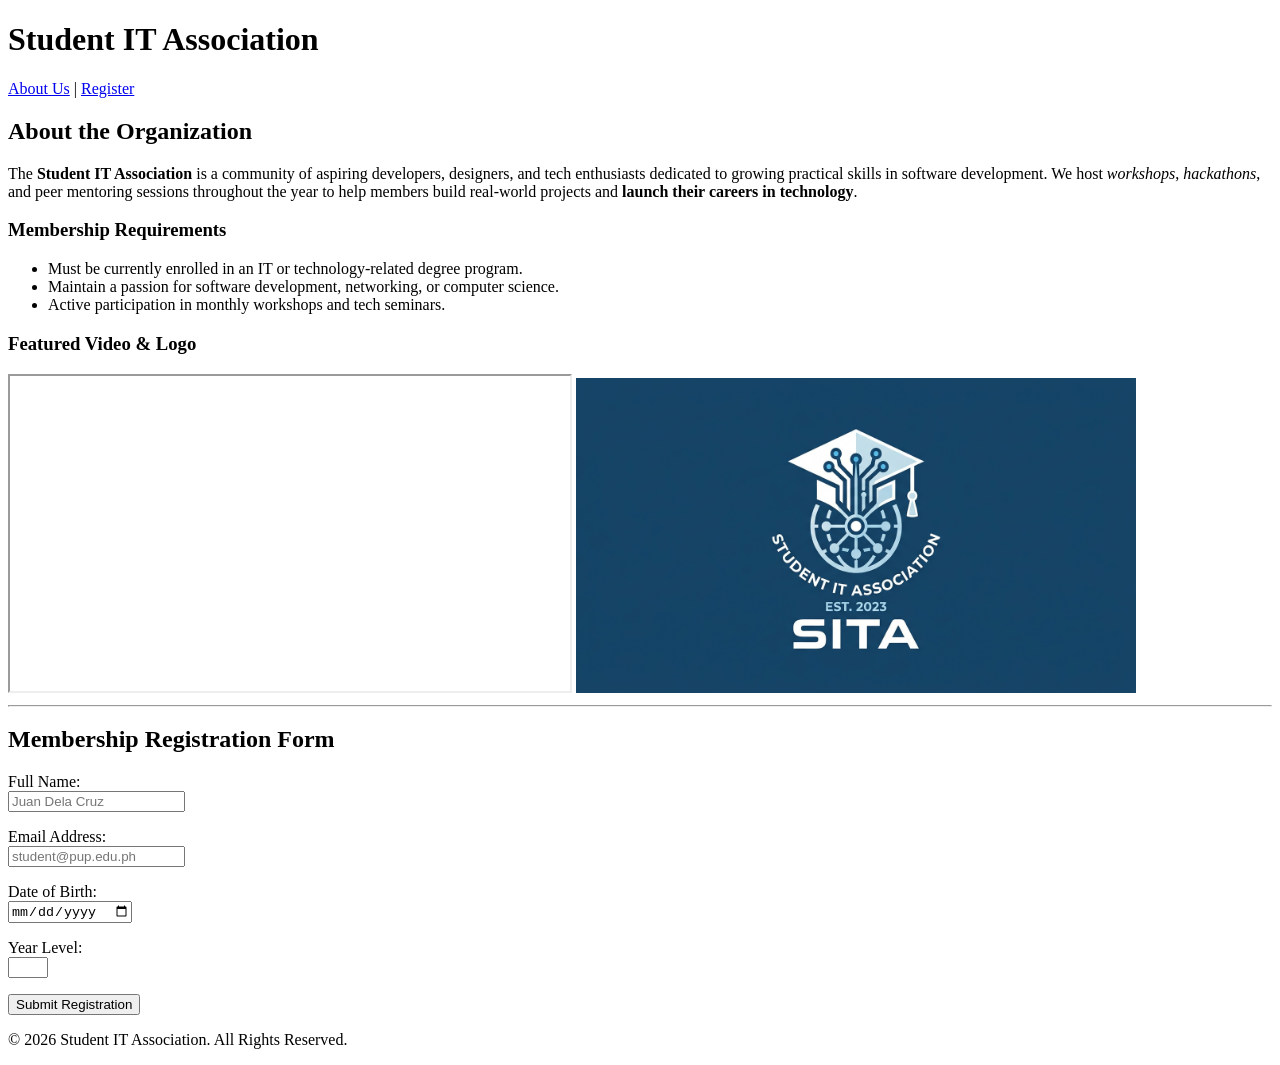
<file: Lab Activity 2/index.html>
<!DOCTYPE html>
<html lang="en">
<head>
    <meta charset="UTF-8">
    <meta name="viewport" content="width=device-width, initial-scale=1.0">
    <title>Student IT Association</title>
</head>
<body>

    <!-- Part 1: Header Section -->
    <header>
        <h1>Student IT Association</h1>
        <nav>
            <a href="#about">About Us</a> | 
            <a href="#register">Register</a>
        </nav>
    </header>

    <!-- Main Content Area -->
    <main>

        <!-- Part 2: Organization Info Section -->
        <section id="about">
            <h2>About the Organization</h2>
            <p>
                The <strong>Student IT Association</strong> is a community of aspiring developers,
                designers, and tech enthusiasts dedicated to growing practical skills in software
                development. We host <em>workshops</em>, <em>hackathons</em>, and peer mentoring
                sessions throughout the year to help members build real-world projects and
                <strong>launch their careers in technology</strong>.
            </p>

            <h3>Membership Requirements</h3>
            <ul>
                <li>Must be currently enrolled in an IT or technology-related degree program.</li>
                <li>Maintain a passion for software development, networking, or computer science.</li>
                <li>Active participation in monthly workshops and tech seminars.</li>
            </ul>

            <h3>Featured Video & Logo</h3>
            <!-- Embedded YouTube Video -->
            <iframe 
                width="560" 
                height="315" 
                src="https://www.youtube.com/embed/gQojMIhELvM?si=SZyDvasdrxXXZAIC" 
                title="Web Development Tutorial For Beginners - how to make a website" 
                allowfullscreen>
            </iframe>

            <!-- Placeholder Image -->
            <img src="SITA Logo.jpg" alt="Student IT Association Logo" width="560" height="315">
        </section>

        <hr>

        <!-- Part 3: HTML5 Registration Form Section -->
        <section id="register">
            <h2>Membership Registration Form</h2>
            <form action="#" method="POST">
                
                <!-- Full Name -->
                <p>
                    <label for="fullname">Full Name:</label><br>
                    <input type="text" id="fullname" name="fullname" placeholder="Juan Dela Cruz" required>
                </p>

                <!-- Email Address -->
                <p>
                    <label for="email">Email Address:</label><br>
                    <input type="email" id="email" name="email" placeholder="student@pup.edu.ph" required>
                </p>

                <!-- Date of Birth -->
                <p>
                    <label for="dob">Date of Birth:</label><br>
                    <input type="date" id="dob" name="dob">
                </p>

                <!-- Year Level -->
                <p>
                    <label for="yearlevel">Year Level:</label><br>
                    <input type="number" id="yearlevel" name="yearlevel" min="1" max="5">
                </p>

                <!-- Submit Button -->
                <p>
                    <button type="submit">Submit Registration</button>
                </p>

            </form>
        </section>

    </main>

    <!-- Part 1: Footer Section -->
    <footer>
        <p>&copy; 2026 Student IT Association. All Rights Reserved.</p>
    </footer>

</body>
</html>
</file>
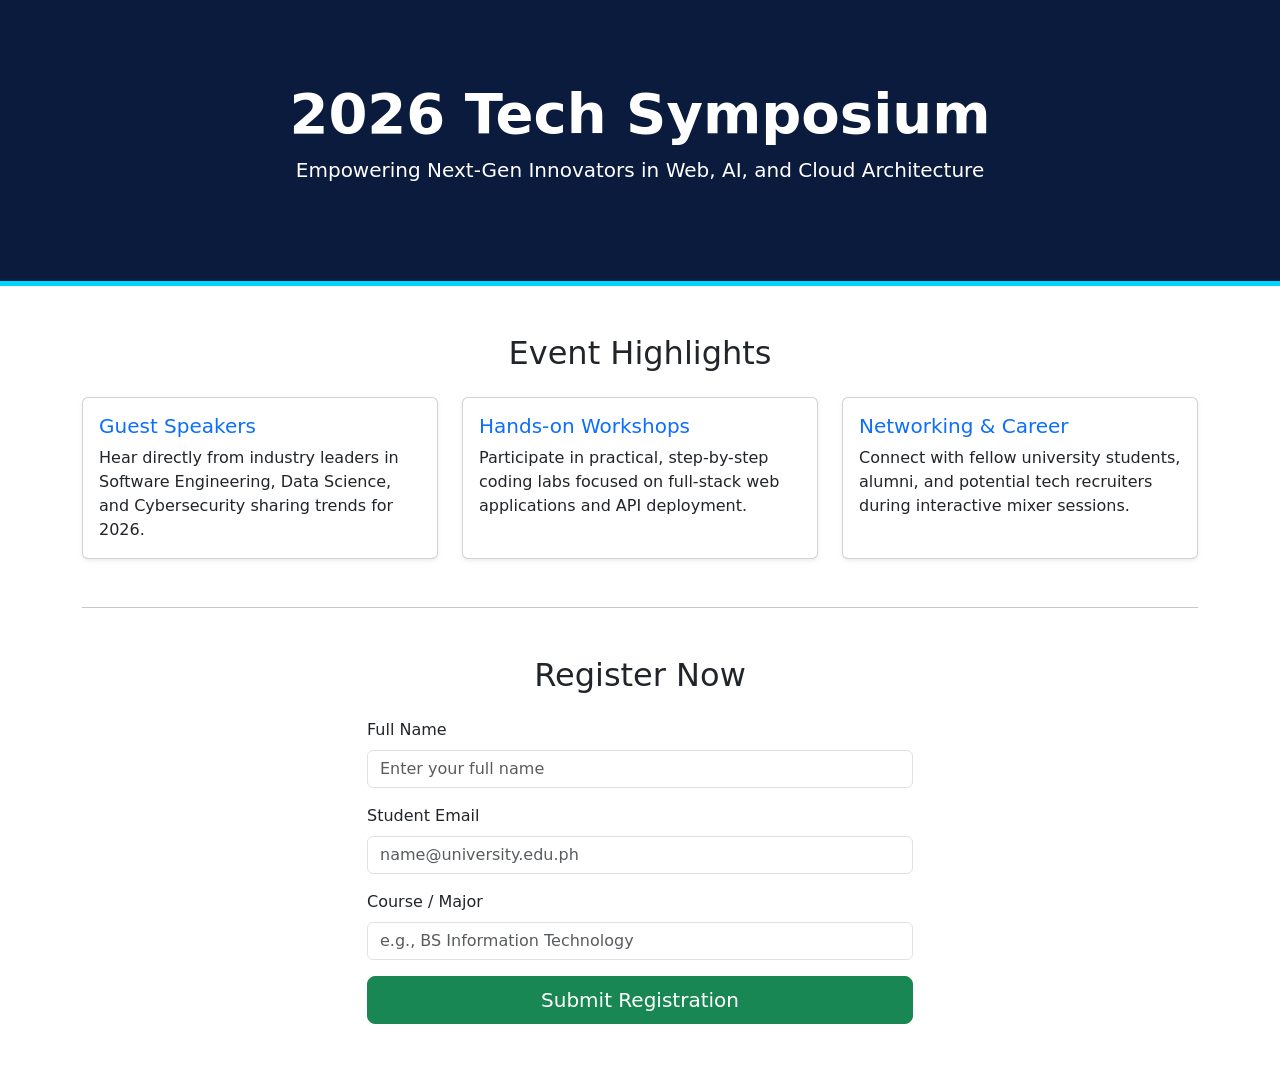
<file: Lab Activity 3/index.html>
<!DOCTYPE html>
<html lang="en">
<head>
    <meta charset="UTF-8">
    <meta name="viewport" content="width=device-width, initial-scale=1.0">
    <title>2026 Tech Symposium Registration</title>
    
    <!-- Bootstrap 5 CSS CDN -->
    <link href="https://cdn.jsdelivr.net/npm/bootstrap@5.3.3/dist/css/bootstrap.min.css" rel="stylesheet">
    
    <!-- Custom External CSS (linked after Bootstrap to allow overrides) -->
    <link rel="stylesheet" href="styles.css">
</head>
<body>

    <!-- Hero Section -->
    <header id="hero-section" class="text-center text-white">
        <div class="container">
            <h1 class="display-4 fw-bold">2026 Tech Symposium</h1>
            <p class="lead">Empowering Next-Gen Innovators in Web, AI, and Cloud Architecture</p>
        </div>
    </header>

    <!-- Main Content -->
    <main class="container my-5">
        
        <!-- Event Highlights Section -->
        <section class="mb-5">
            <h2 class="text-center mb-4">Event Highlights</h2>
            <div class="row g-4">
                
                <!-- Card 1 -->
                <div class="col-12 col-md-4">
                    <div class="card h-100 shadow-sm">
                        <div class="card-body">
                            <h5 class="card-title text-primary">Guest Speakers</h5>
                            <p class="card-text">Hear directly from industry leaders in Software Engineering, Data Science, and Cybersecurity sharing trends for 2026.</p>
                        </div>
                    </div>
                </div>

                <!-- Card 2 -->
                <div class="col-12 col-md-4">
                    <div class="card h-100 shadow-sm">
                        <div class="card-body">
                            <h5 class="card-title text-primary">Hands-on Workshops</h5>
                            <p class="card-text">Participate in practical, step-by-step coding labs focused on full-stack web applications and API deployment.</p>
                        </div>
                    </div>
                </div>

                <!-- Card 3 -->
                <div class="col-12 col-md-4">
                    <div class="card h-100 shadow-sm">
                        <div class="card-body">
                            <h5 class="card-title text-primary">Networking & Career</h5>
                            <p class="card-text">Connect with fellow university students, alumni, and potential tech recruiters during interactive mixer sessions.</p>
                        </div>
                    </div>
                </div>

            </div>
        </section>

        <hr class="my-5">

        <!-- Registration Form Section -->
        <section class="row justify-content-center">
            <div class="col-12 col-md-8 col-lg-6">
                <h2 class="text-center mb-4">Register Now</h2>
                <form>
                    <div class="mb-3">
                        <label for="fullName" class="form-label">Full Name</label>
                        <input type="text" class="form-control" id="fullName" placeholder="Enter your full name" required>
                    </div>

                    <div class="mb-3">
                        <label for="studentEmail" class="form-label">Student Email</label>
                        <input type="email" class="form-control" id="studentEmail" placeholder="name@university.edu.ph" required>
                    </div>

                    <div class="mb-3">
                        <label for="courseMajor" class="form-label">Course / Major</label>
                        <input type="text" class="form-control" id="courseMajor" placeholder="e.g., BS Information Technology" required>
                    </div>

                    <div class="d-grid">
                        <button type="submit" class="btn btn-success btn-lg">Submit Registration</button>
                    </div>
                </form>
            </div>
        </section>

    </main>

    <!-- Bootstrap 5 JavaScript Bundle -->
    <script src="https://cdn.jsdelivr.net/npm/bootstrap@5.3.3/dist/js/bootstrap.bundle.min.js"></script>
</body>
</html>
</file>
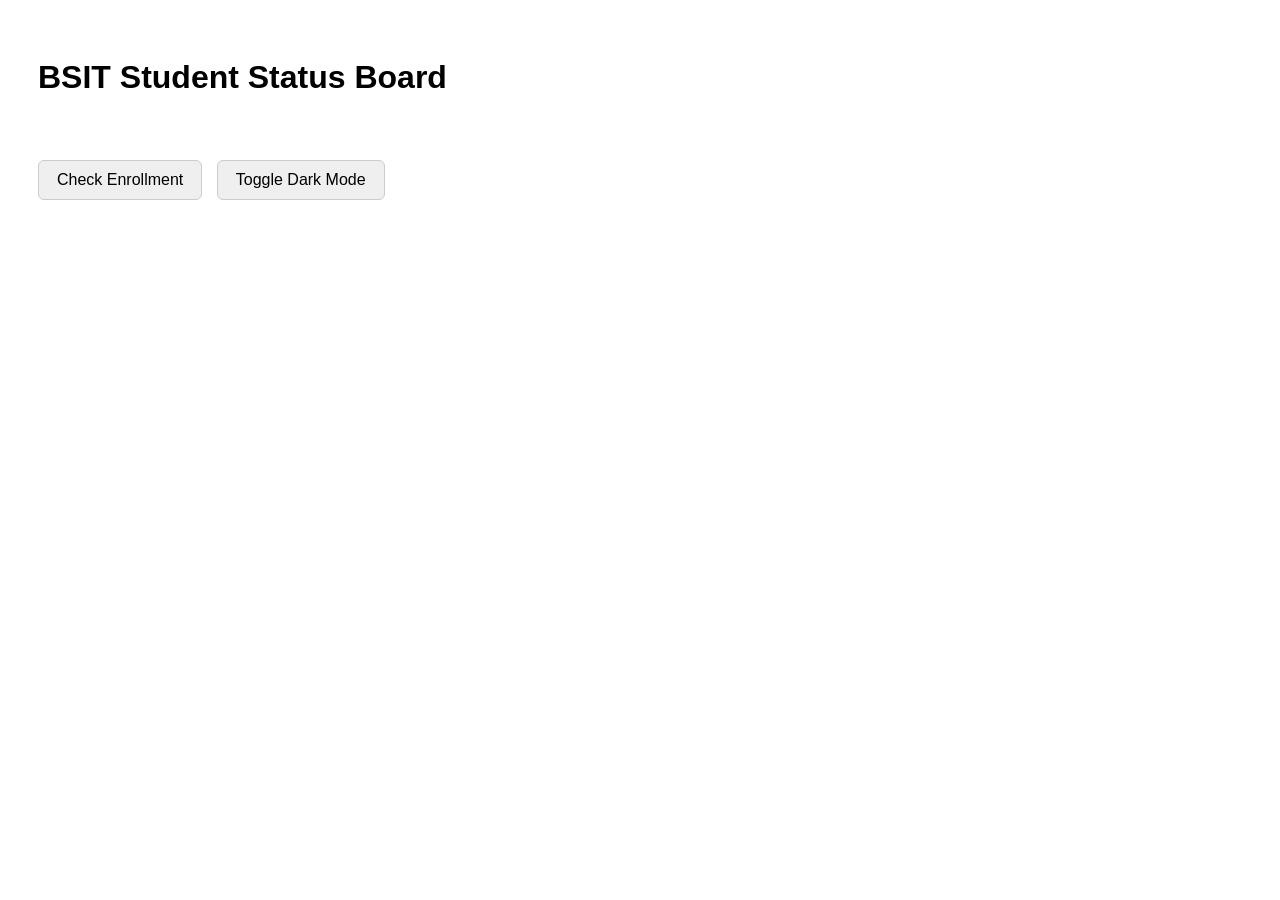
<file: Lab Activity 4/Lab4_Conguis/index.html>
<!DOCTYPE html>
<html lang="en">
<head>
    <meta charset="UTF-8">
    <meta name="viewport" content="width=device-width, initial-scale=1.0">
    <title>BSIT Student Status Board</title>
    <style>
        body {
            font-family: Arial, sans-serif;
            padding: 30px;
            transition: background-color 0.3s ease, color 0.3s ease;
        }

        h1 {
            margin-bottom: 20px;
        }

        #statusMessage {
            font-size: 1.2rem;
            font-weight: bold;
            min-height: 24px;
            margin-bottom: 20px;
        }

        button {
            padding: 10px 18px;
            font-size: 1rem;
            cursor: pointer;
            border-radius: 6px;
            border: 1px solid #ccc;
            margin-right: 10px;
        }

        button:hover {
            opacity: 0.9;
        }
    </style>
</head>
<body>
    <h1>BSIT Student Status Board</h1>
    <p id="statusMessage"></p>
    <button id="enrollBtn">Check Enrollment</button>
    <button id="themeBtn">Toggle Dark Mode</button>

    <script src="script.js"></script>
</body>
</html>
</file>
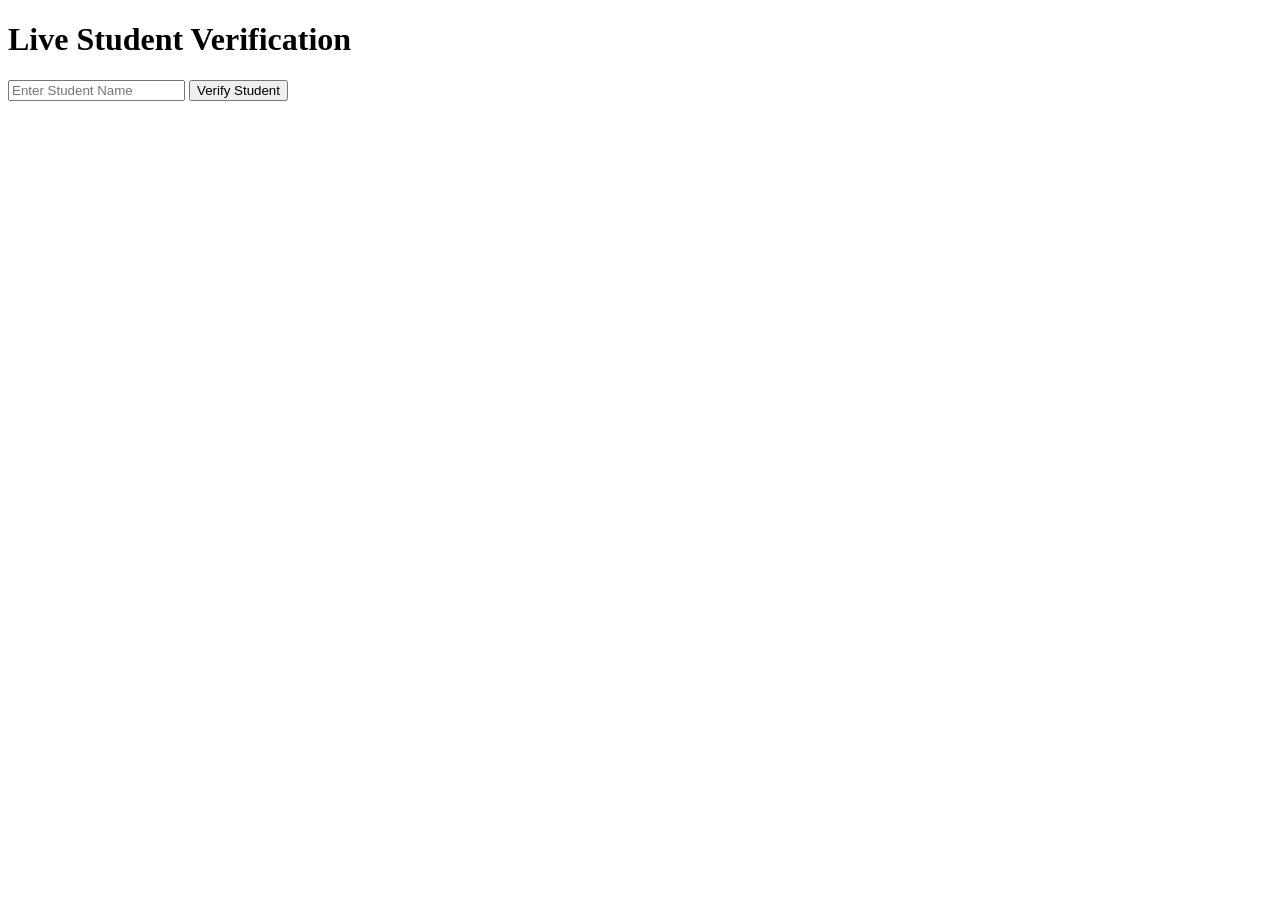
<file: Lab Activity 6/Lab6_Conguis/index.html>
<!DOCTYPE html>
<html lang="en">
<head>
    <meta charset="UTF-8">
    <meta name="viewport" content="width=device-width, initial-scale=1.0">
    <title>Live Student Verification</title>
</head>
<body>
    <h1>Live Student Verification</h1>
    <input type="text" id="nameInput" placeholder="Enter Student Name">
    <button id="verifyBtn">Verify Student</button>
    <p id="resultText"></p>

    <script src="app.js"></script>
</body>
</html>
</file>
<file: Lab Activity 3/styles.css>
/* Custom CSS for Hero Section using Box Model properties */
#hero-section {
    background-color: #0b1b3d; /* Dark navy blue */
    padding-top: 80px;         /* 80px top padding */
    padding-bottom: 80px;      /* 80px bottom padding */
    border-bottom: 5px solid #00d4ff; /* 5px solid cyan border */
}
</file>
